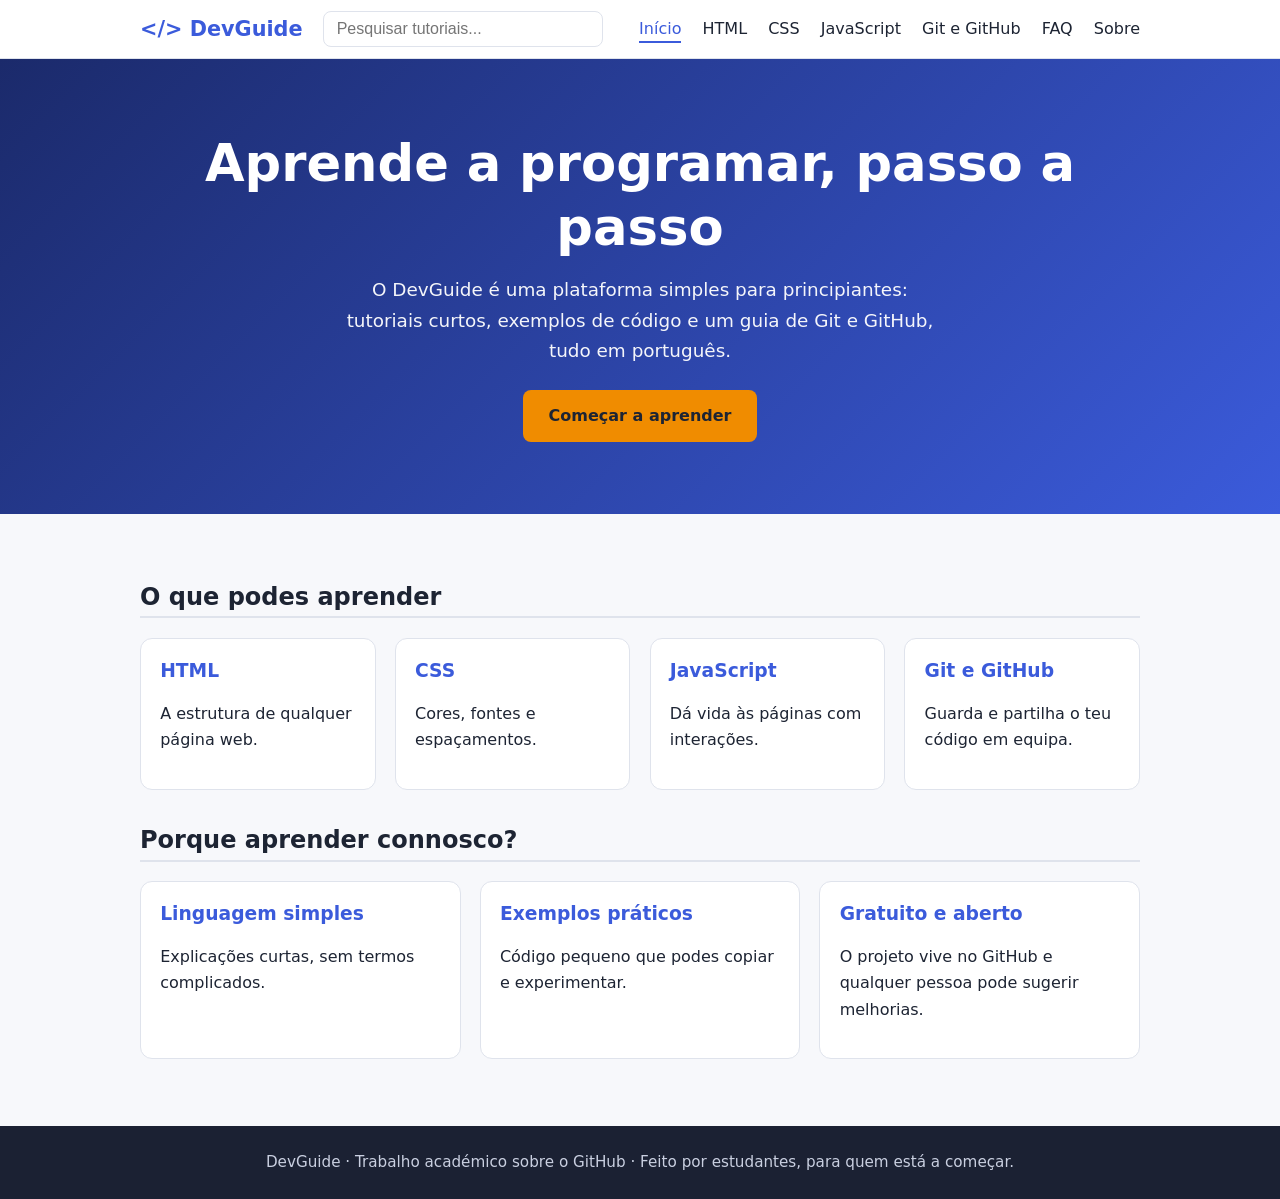
<file: index.html>
<!DOCTYPE html>
<html lang="pt-PT">
<head>
<meta charset="UTF-8">
<meta name="viewport" content="width=device-width, initial-scale=1">
<meta name="description" content="DevGuide: aprende a programar passo a passo.">
<title>Início | DevGuide</title>
<link rel="stylesheet" href="style.css">
</head>
<body>
<header class="site-header"><div class="container nav">
<a class="logo" href="index.html">&lt;/&gt; DevGuide</a>
<div class="search"><input id="search" type="search" placeholder="Pesquisar tutoriais..." aria-label="Pesquisar tutoriais"><ul id="results"></ul></div>
<button id="menu-btn" aria-label="Abrir menu" aria-expanded="false">☰</button>
<nav id="menu" aria-label="Navegação principal">
<a href="index.html" class="active" aria-current="page">Início</a>
<a href="html.html">HTML</a>
<a href="css.html">CSS</a>
<a href="javascript.html">JavaScript</a>
<a href="github.html">Git e GitHub</a>
<a href="faq.html">FAQ</a>
<a href="about.html">Sobre</a>
</nav></div></header>
<section class="hero"><div class="container">
<h1>Aprende a programar, passo a passo</h1>
<p>O DevGuide é uma plataforma simples para principiantes: tutoriais curtos, exemplos de código e um guia de Git e GitHub, tudo em português.</p>
<a class="btn" href="html.html">Começar a aprender</a>
</div></section>
<main class="container">
<h2>O que podes aprender</h2>
<div class="grid">
<a class="card" href="html.html"><h3>HTML</h3><p>A estrutura de qualquer página web.</p></a>
<a class="card" href="css.html"><h3>CSS</h3><p>Cores, fontes e espaçamentos.</p></a>
<a class="card" href="javascript.html"><h3>JavaScript</h3><p>Dá vida às páginas com interações.</p></a>
<a class="card" href="github.html"><h3>Git e GitHub</h3><p>Guarda e partilha o teu código em equipa.</p></a>
</div>
<h2>Porque aprender connosco?</h2>
<div class="grid">
<div class="card"><h3>Linguagem simples</h3><p>Explicações curtas, sem termos complicados.</p></div>
<div class="card"><h3>Exemplos práticos</h3><p>Código pequeno que podes copiar e experimentar.</p></div>
<div class="card"><h3>Gratuito e aberto</h3><p>O projeto vive no GitHub e qualquer pessoa pode sugerir melhorias.</p></div>
</div>
</main>
<footer><div class="container">DevGuide · Trabalho académico sobre o GitHub · Feito por estudantes, para quem está a começar.</div></footer>
<script src="script.js"></script>
</body>
</html>
</file>
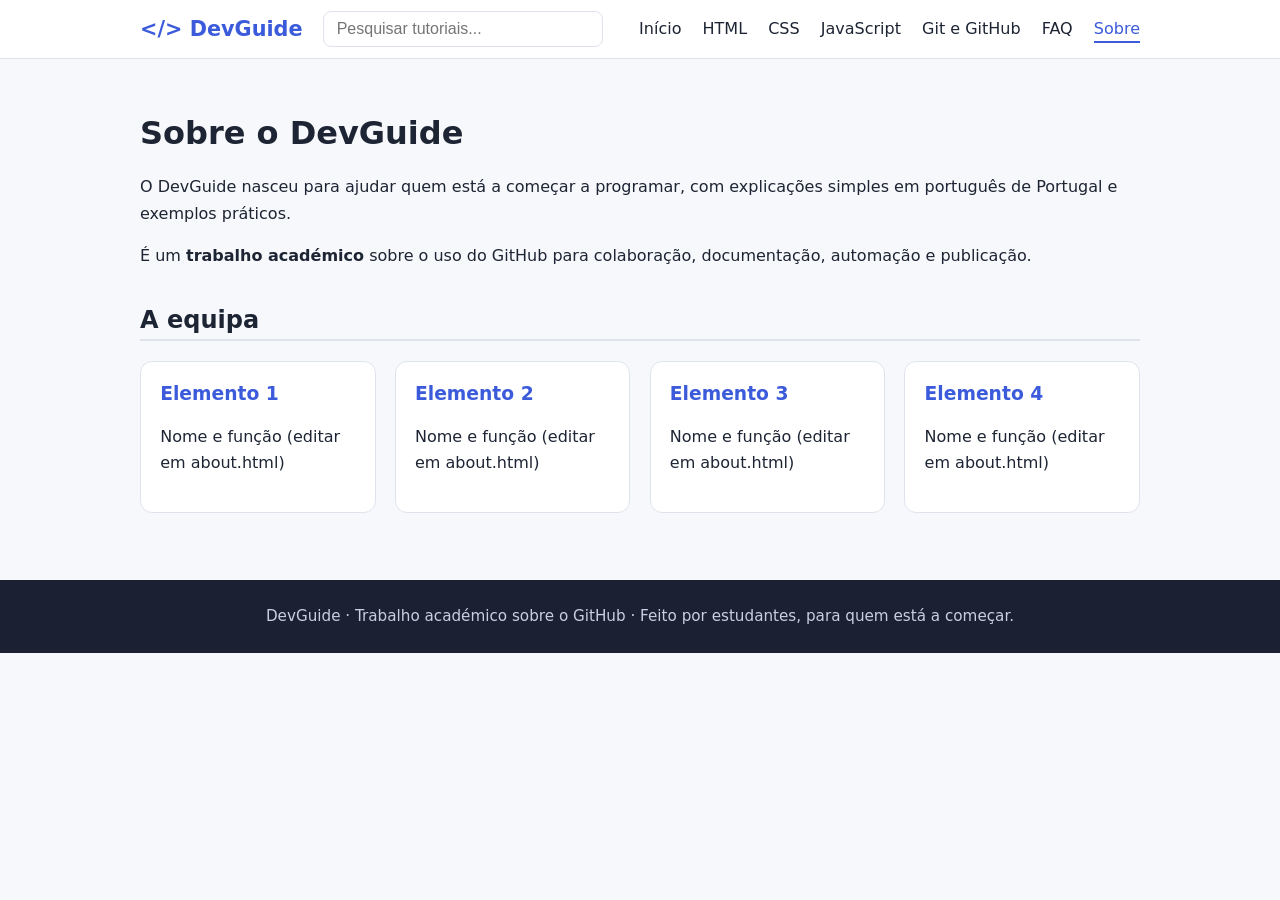
<file: about.html>
<!DOCTYPE html>
<html lang="pt-PT">
<head>
<meta charset="UTF-8">
<meta name="viewport" content="width=device-width, initial-scale=1">
<meta name="description" content="DevGuide: aprende a programar passo a passo.">
<title>Sobre | DevGuide</title>
<link rel="stylesheet" href="style.css">
</head>
<body>
<header class="site-header"><div class="container nav">
<a class="logo" href="index.html">&lt;/&gt; DevGuide</a>
<div class="search"><input id="search" type="search" placeholder="Pesquisar tutoriais..." aria-label="Pesquisar tutoriais"><ul id="results"></ul></div>
<button id="menu-btn" aria-label="Abrir menu" aria-expanded="false">☰</button>
<nav id="menu" aria-label="Navegação principal">
<a href="index.html">Início</a>
<a href="html.html">HTML</a>
<a href="css.html">CSS</a>
<a href="javascript.html">JavaScript</a>
<a href="github.html">Git e GitHub</a>
<a href="faq.html">FAQ</a>
<a href="about.html" class="active" aria-current="page">Sobre</a>
</nav></div></header>
<main class="container">
<h1>Sobre o DevGuide</h1>
<p>O DevGuide nasceu para ajudar quem está a começar a programar, com explicações simples em português de Portugal e exemplos práticos.</p>
<p>É um <strong>trabalho académico</strong> sobre o uso do GitHub para colaboração, documentação, automação e publicação.</p>
<h2>A equipa</h2>
<div class="grid">
<div class="card"><h3>Elemento 1</h3><p>Nome e função (editar em about.html)</p></div>
<div class="card"><h3>Elemento 2</h3><p>Nome e função (editar em about.html)</p></div>
<div class="card"><h3>Elemento 3</h3><p>Nome e função (editar em about.html)</p></div>
<div class="card"><h3>Elemento 4</h3><p>Nome e função (editar em about.html)</p></div>
</div>
</main>
<footer><div class="container">DevGuide · Trabalho académico sobre o GitHub · Feito por estudantes, para quem está a começar.</div></footer>
<script src="script.js"></script>
</body>
</html>
</file>
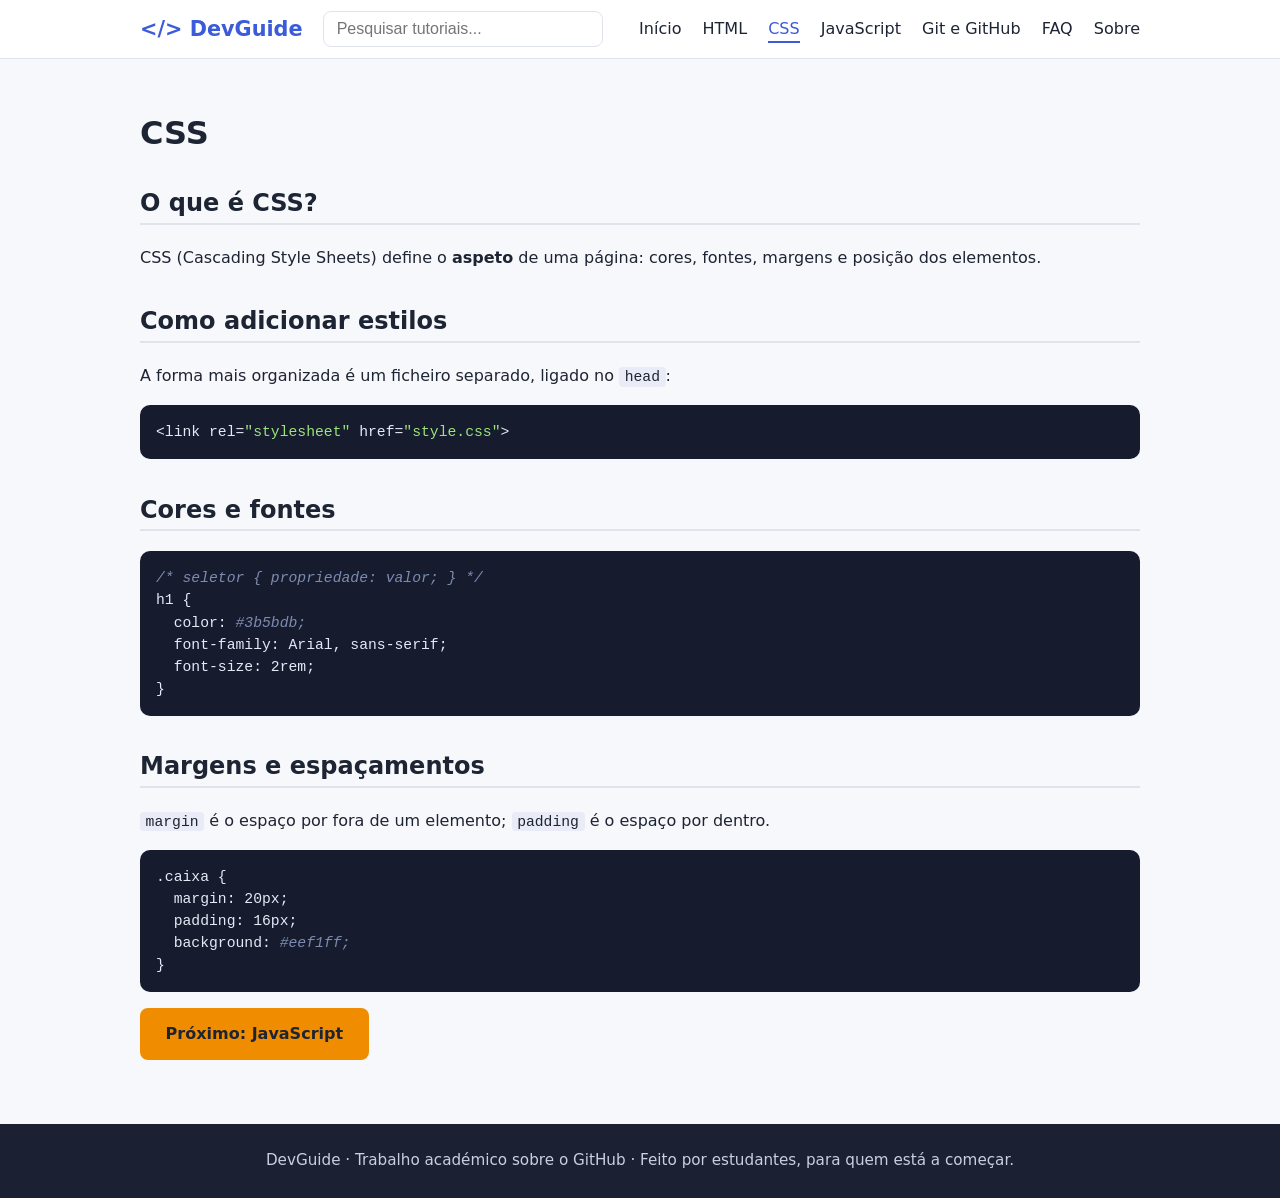
<file: css.html>
<!DOCTYPE html>
<html lang="pt-PT">
<head>
<meta charset="UTF-8">
<meta name="viewport" content="width=device-width, initial-scale=1">
<meta name="description" content="DevGuide: aprende a programar passo a passo.">
<title>CSS | DevGuide</title>
<link rel="stylesheet" href="style.css">
</head>
<body>
<header class="site-header"><div class="container nav">
<a class="logo" href="index.html">&lt;/&gt; DevGuide</a>
<div class="search"><input id="search" type="search" placeholder="Pesquisar tutoriais..." aria-label="Pesquisar tutoriais"><ul id="results"></ul></div>
<button id="menu-btn" aria-label="Abrir menu" aria-expanded="false">☰</button>
<nav id="menu" aria-label="Navegação principal">
<a href="index.html">Início</a>
<a href="html.html">HTML</a>
<a href="css.html" class="active" aria-current="page">CSS</a>
<a href="javascript.html">JavaScript</a>
<a href="github.html">Git e GitHub</a>
<a href="faq.html">FAQ</a>
<a href="about.html">Sobre</a>
</nav></div></header>
<main class="container">
<h1>CSS</h1>
<h2>O que é CSS?</h2>
<p>CSS (Cascading Style Sheets) define o <strong>aspeto</strong> de uma página: cores, fontes, margens e posição dos elementos.</p>
<h2>Como adicionar estilos</h2>
<p>A forma mais organizada é um ficheiro separado, ligado no <code>head</code>:</p>
<pre><code>&lt;link rel="stylesheet" href="style.css"&gt;</code></pre>
<h2>Cores e fontes</h2>
<pre><code>/* seletor { propriedade: valor; } */
h1 {
  color: #3b5bdb;
  font-family: Arial, sans-serif;
  font-size: 2rem;
}</code></pre>
<h2>Margens e espaçamentos</h2>
<p><code>margin</code> é o espaço por fora de um elemento; <code>padding</code> é o espaço por dentro.</p>
<pre><code>.caixa {
  margin: 20px;
  padding: 16px;
  background: #eef1ff;
}</code></pre>
<p><a class="btn" href="javascript.html">Próximo: JavaScript</a></p>
</main>
<footer><div class="container">DevGuide · Trabalho académico sobre o GitHub · Feito por estudantes, para quem está a começar.</div></footer>
<script src="script.js"></script>
</body>
</html>
</file>
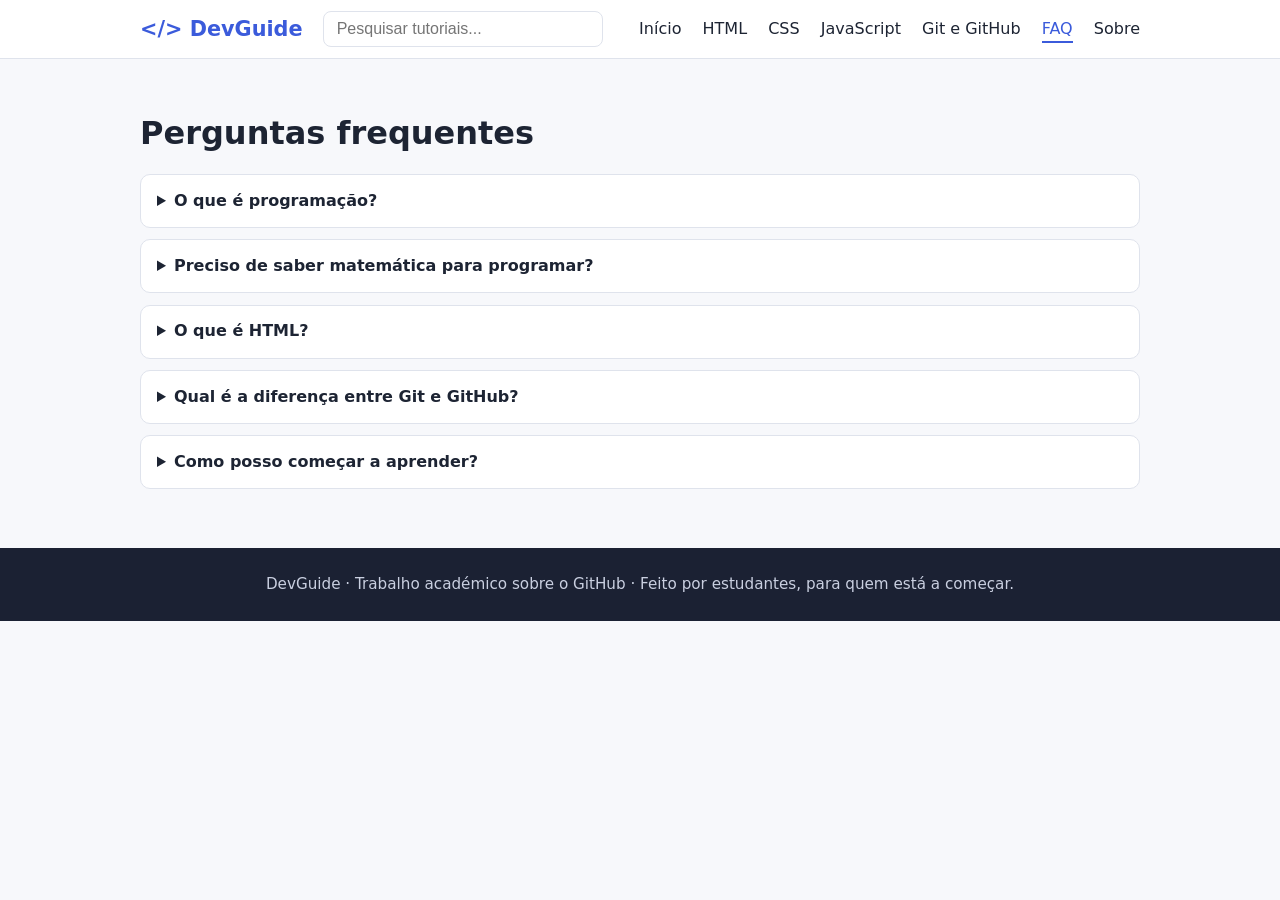
<file: faq.html>
<!DOCTYPE html>
<html lang="pt-PT">
<head>
<meta charset="UTF-8">
<meta name="viewport" content="width=device-width, initial-scale=1">
<meta name="description" content="DevGuide: aprende a programar passo a passo.">
<title>Perguntas frequentes | DevGuide</title>
<link rel="stylesheet" href="style.css">
</head>
<body>
<header class="site-header"><div class="container nav">
<a class="logo" href="index.html">&lt;/&gt; DevGuide</a>
<div class="search"><input id="search" type="search" placeholder="Pesquisar tutoriais..." aria-label="Pesquisar tutoriais"><ul id="results"></ul></div>
<button id="menu-btn" aria-label="Abrir menu" aria-expanded="false">☰</button>
<nav id="menu" aria-label="Navegação principal">
<a href="index.html">Início</a>
<a href="html.html">HTML</a>
<a href="css.html">CSS</a>
<a href="javascript.html">JavaScript</a>
<a href="github.html">Git e GitHub</a>
<a href="faq.html" class="active" aria-current="page">FAQ</a>
<a href="about.html">Sobre</a>
</nav></div></header>
<main class="container">
<h1>Perguntas frequentes</h1>
<details><summary>O que é programação?</summary><p>É escrever instruções para o computador executar. Um programa é uma lista de passos que resolve um problema.</p></details>
<details><summary>Preciso de saber matemática para programar?</summary><p>Para começar, só precisas da matemática básica. Só áreas específicas, como jogos 3D ou ciência de dados, pedem mais.</p></details>
<details><summary>O que é HTML?</summary><p>É a linguagem que define a estrutura de uma página web. Vê a <a href="html.html">página de HTML</a>.</p></details>
<details><summary>Qual é a diferença entre Git e GitHub?</summary><p>Git é a ferramenta que guarda o histórico do código. GitHub é o site onde se partilham repositórios Git. Vê o <a href="github.html">guia</a>.</p></details>
<details><summary>Como posso começar a aprender?</summary><p>Segue a ordem: <a href="html.html">HTML</a>, <a href="css.html">CSS</a> e <a href="javascript.html">JavaScript</a>. Pratica com pequenos projetos e não tenhas medo de errar.</p></details>
</main>
<footer><div class="container">DevGuide · Trabalho académico sobre o GitHub · Feito por estudantes, para quem está a começar.</div></footer>
<script src="script.js"></script>
</body>
</html>
</file>
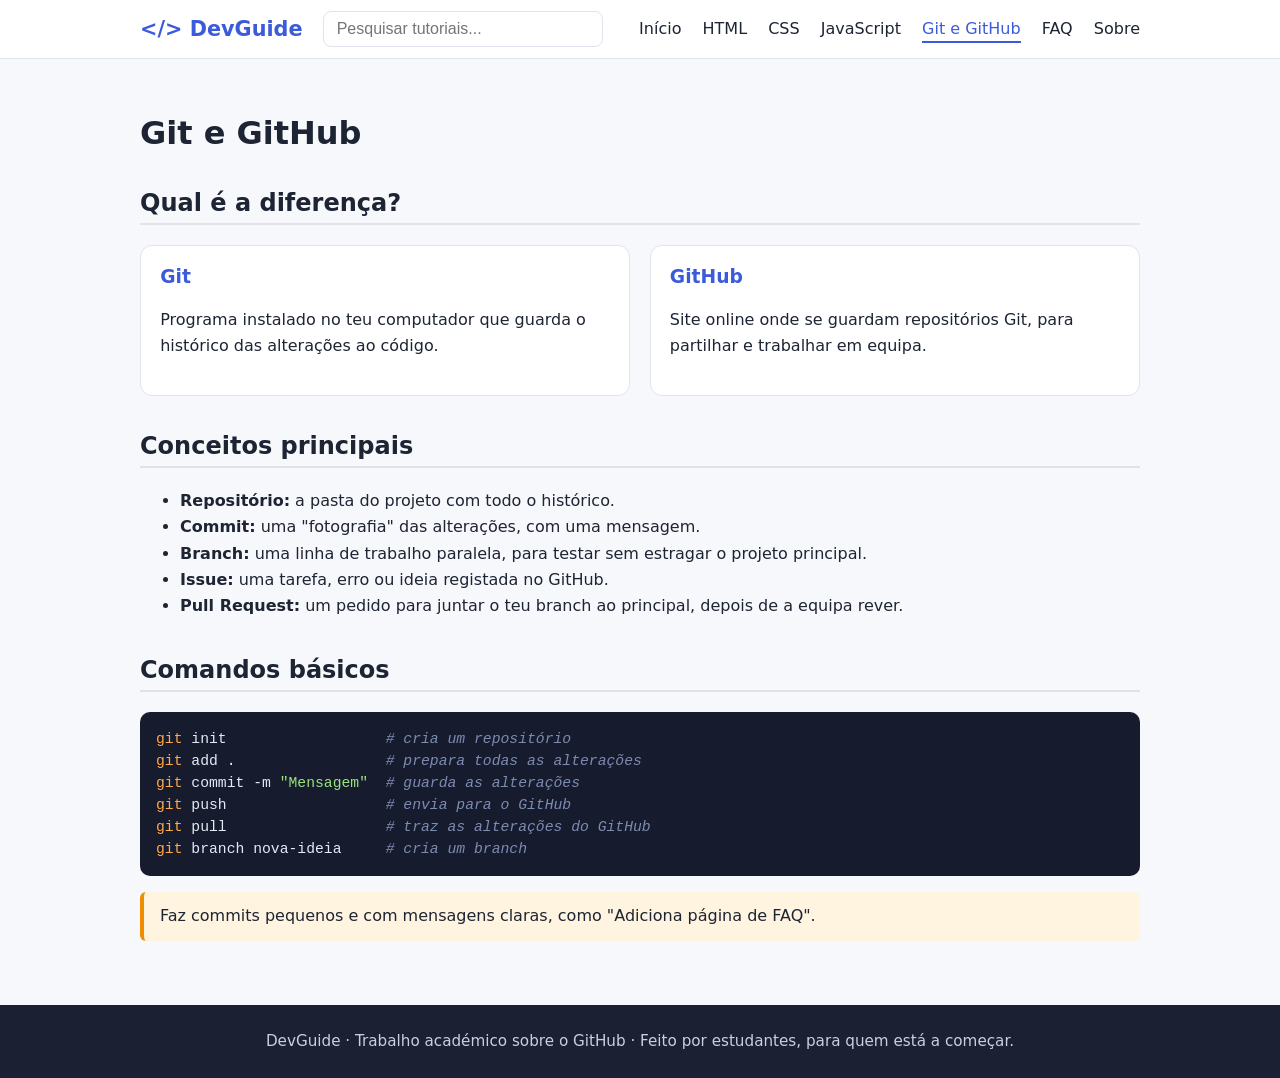
<file: github.html>
<!DOCTYPE html>
<html lang="pt-PT">
<head>
<meta charset="UTF-8">
<meta name="viewport" content="width=device-width, initial-scale=1">
<meta name="description" content="DevGuide: aprende a programar passo a passo.">
<title>Git e GitHub | DevGuide</title>
<link rel="stylesheet" href="style.css">
</head>
<body>
<header class="site-header"><div class="container nav">
<a class="logo" href="index.html">&lt;/&gt; DevGuide</a>
<div class="search"><input id="search" type="search" placeholder="Pesquisar tutoriais..." aria-label="Pesquisar tutoriais"><ul id="results"></ul></div>
<button id="menu-btn" aria-label="Abrir menu" aria-expanded="false">☰</button>
<nav id="menu" aria-label="Navegação principal">
<a href="index.html">Início</a>
<a href="html.html">HTML</a>
<a href="css.html">CSS</a>
<a href="javascript.html">JavaScript</a>
<a href="github.html" class="active" aria-current="page">Git e GitHub</a>
<a href="faq.html">FAQ</a>
<a href="about.html">Sobre</a>
</nav></div></header>
<main class="container">
<h1>Git e GitHub</h1>
<h2>Qual é a diferença?</h2>
<div class="grid">
<div class="card"><h3>Git</h3><p>Programa instalado no teu computador que guarda o histórico das alterações ao código.</p></div>
<div class="card"><h3>GitHub</h3><p>Site online onde se guardam repositórios Git, para partilhar e trabalhar em equipa.</p></div>
</div>
<h2>Conceitos principais</h2>
<ul>
<li><strong>Repositório:</strong> a pasta do projeto com todo o histórico.</li>
<li><strong>Commit:</strong> uma "fotografia" das alterações, com uma mensagem.</li>
<li><strong>Branch:</strong> uma linha de trabalho paralela, para testar sem estragar o projeto principal.</li>
<li><strong>Issue:</strong> uma tarefa, erro ou ideia registada no GitHub.</li>
<li><strong>Pull Request:</strong> um pedido para juntar o teu branch ao principal, depois de a equipa rever.</li>
</ul>
<h2>Comandos básicos</h2>
<pre><code>git init                  # cria um repositório
git add .                 # prepara todas as alterações
git commit -m "Mensagem"  # guarda as alterações
git push                  # envia para o GitHub
git pull                  # traz as alterações do GitHub
git branch nova-ideia     # cria um branch</code></pre>
<p class="note">Faz commits pequenos e com mensagens claras, como "Adiciona página de FAQ".</p>
</main>
<footer><div class="container">DevGuide · Trabalho académico sobre o GitHub · Feito por estudantes, para quem está a começar.</div></footer>
<script src="script.js"></script>
</body>
</html>
</file>
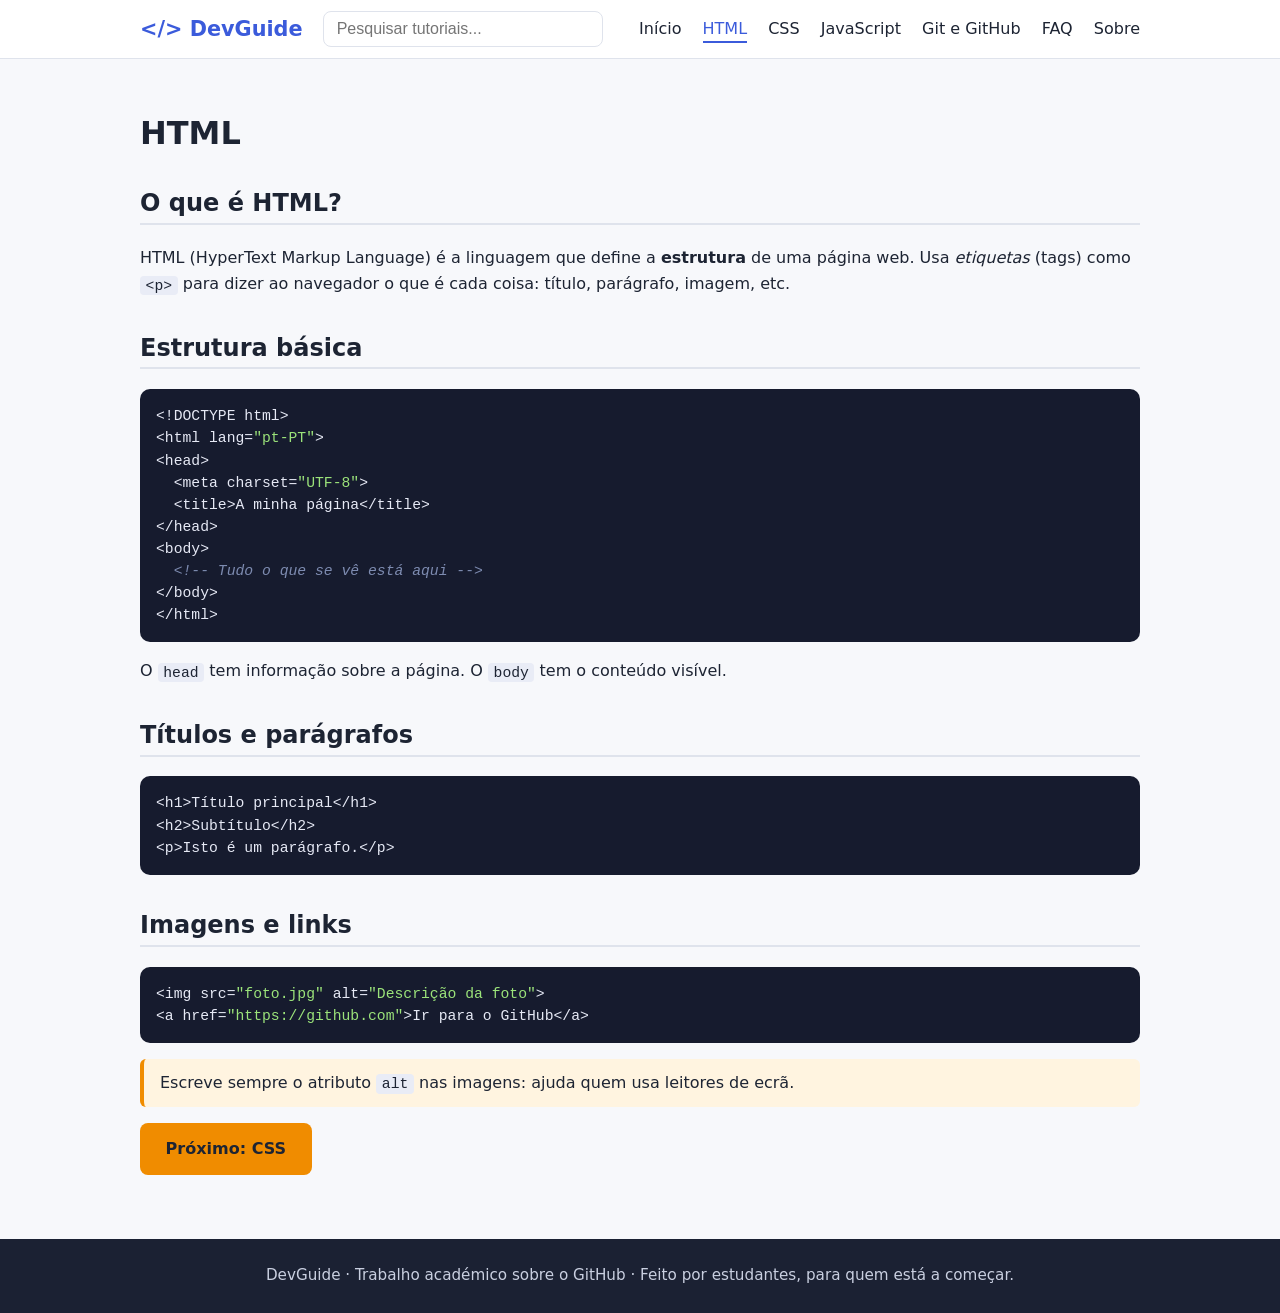
<file: html.html>
<!DOCTYPE html>
<html lang="pt-PT">
<head>
<meta charset="UTF-8">
<meta name="viewport" content="width=device-width, initial-scale=1">
<meta name="description" content="DevGuide: aprende a programar passo a passo.">
<title>HTML | DevGuide</title>
<link rel="stylesheet" href="style.css">
</head>
<body>
<header class="site-header"><div class="container nav">
<a class="logo" href="index.html">&lt;/&gt; DevGuide</a>
<div class="search"><input id="search" type="search" placeholder="Pesquisar tutoriais..." aria-label="Pesquisar tutoriais"><ul id="results"></ul></div>
<button id="menu-btn" aria-label="Abrir menu" aria-expanded="false">☰</button>
<nav id="menu" aria-label="Navegação principal">
<a href="index.html">Início</a>
<a href="html.html" class="active" aria-current="page">HTML</a>
<a href="css.html">CSS</a>
<a href="javascript.html">JavaScript</a>
<a href="github.html">Git e GitHub</a>
<a href="faq.html">FAQ</a>
<a href="about.html">Sobre</a>
</nav></div></header>
<main class="container">
<h1>HTML</h1>
<h2>O que é HTML?</h2>
<p>HTML (HyperText Markup Language) é a linguagem que define a <strong>estrutura</strong> de uma página web. Usa <em>etiquetas</em> (tags) como <code>&lt;p&gt;</code> para dizer ao navegador o que é cada coisa: título, parágrafo, imagem, etc.</p>
<h2>Estrutura básica</h2>
<pre><code>&lt;!DOCTYPE html&gt;
&lt;html lang="pt-PT"&gt;
&lt;head&gt;
  &lt;meta charset="UTF-8"&gt;
  &lt;title&gt;A minha página&lt;/title&gt;
&lt;/head&gt;
&lt;body&gt;
  &lt;!-- Tudo o que se vê está aqui --&gt;
&lt;/body&gt;
&lt;/html&gt;</code></pre>
<p>O <code>head</code> tem informação sobre a página. O <code>body</code> tem o conteúdo visível.</p>
<h2>Títulos e parágrafos</h2>
<pre><code>&lt;h1&gt;Título principal&lt;/h1&gt;
&lt;h2&gt;Subtítulo&lt;/h2&gt;
&lt;p&gt;Isto é um parágrafo.&lt;/p&gt;</code></pre>
<h2>Imagens e links</h2>
<pre><code>&lt;img src="foto.jpg" alt="Descrição da foto"&gt;
&lt;a href="https://github.com"&gt;Ir para o GitHub&lt;/a&gt;</code></pre>
<p class="note">Escreve sempre o atributo <code>alt</code> nas imagens: ajuda quem usa leitores de ecrã.</p>
<p><a class="btn" href="css.html">Próximo: CSS</a></p>
</main>
<footer><div class="container">DevGuide · Trabalho académico sobre o GitHub · Feito por estudantes, para quem está a começar.</div></footer>
<script src="script.js"></script>
</body>
</html>
</file>
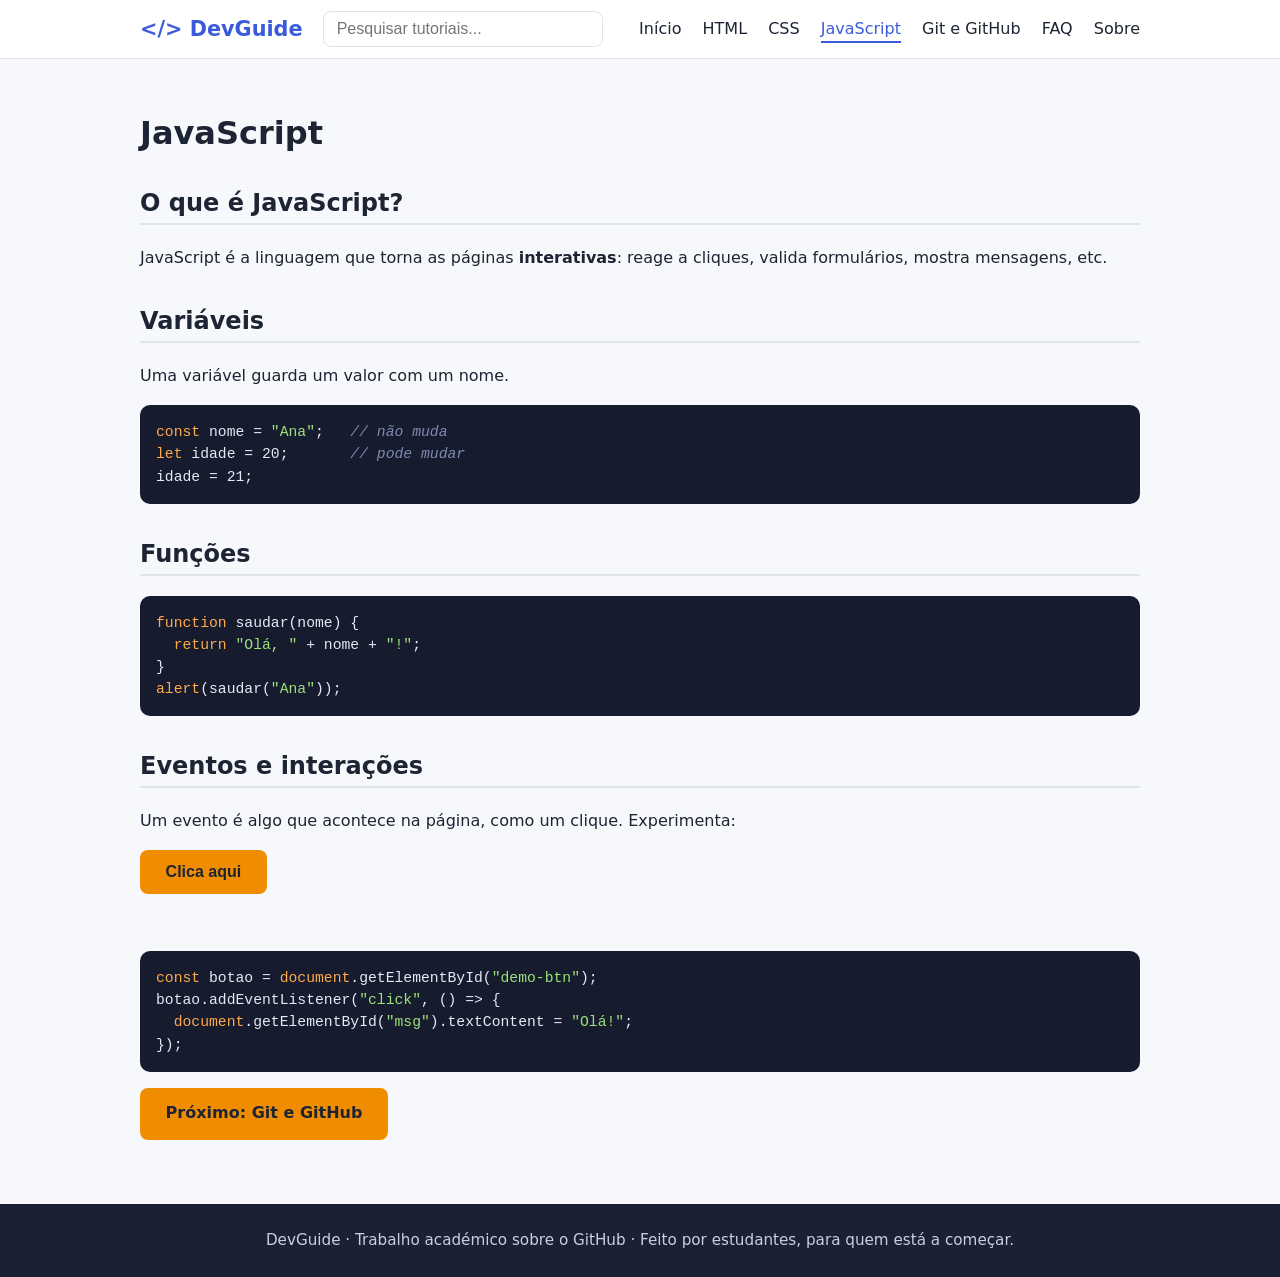
<file: javascript.html>
<!DOCTYPE html>
<html lang="pt-PT">
<head>
<meta charset="UTF-8">
<meta name="viewport" content="width=device-width, initial-scale=1">
<meta name="description" content="DevGuide: aprende a programar passo a passo.">
<title>JavaScript | DevGuide</title>
<link rel="stylesheet" href="style.css">
</head>
<body>
<header class="site-header"><div class="container nav">
<a class="logo" href="index.html">&lt;/&gt; DevGuide</a>
<div class="search"><input id="search" type="search" placeholder="Pesquisar tutoriais..." aria-label="Pesquisar tutoriais"><ul id="results"></ul></div>
<button id="menu-btn" aria-label="Abrir menu" aria-expanded="false">☰</button>
<nav id="menu" aria-label="Navegação principal">
<a href="index.html">Início</a>
<a href="html.html">HTML</a>
<a href="css.html">CSS</a>
<a href="javascript.html" class="active" aria-current="page">JavaScript</a>
<a href="github.html">Git e GitHub</a>
<a href="faq.html">FAQ</a>
<a href="about.html">Sobre</a>
</nav></div></header>
<main class="container">
<h1>JavaScript</h1>
<h2>O que é JavaScript?</h2>
<p>JavaScript é a linguagem que torna as páginas <strong>interativas</strong>: reage a cliques, valida formulários, mostra mensagens, etc.</p>
<h2>Variáveis</h2>
<p>Uma variável guarda um valor com um nome.</p>
<pre><code>const nome = "Ana";   // não muda
let idade = 20;       // pode mudar
idade = 21;</code></pre>
<h2>Funções</h2>
<pre><code>function saudar(nome) {
  return "Olá, " + nome + "!";
}
alert(saudar("Ana"));</code></pre>
<h2>Eventos e interações</h2>
<p>Um evento é algo que acontece na página, como um clique. Experimenta:</p>
<button class="btn" id="demo-btn">Clica aqui</button>
<p id="msg" style="color:#2b44a8"></p>
<pre><code>const botao = document.getElementById("demo-btn");
botao.addEventListener("click", () =&gt; {
  document.getElementById("msg").textContent = "Olá!";
});</code></pre>
<p><a class="btn" href="github.html">Próximo: Git e GitHub</a></p>
</main>
<footer><div class="container">DevGuide · Trabalho académico sobre o GitHub · Feito por estudantes, para quem está a começar.</div></footer>
<script src="script.js"></script>
</body>
</html>
</file>
<file: style.css>
/* DevGuide - estilos. Cores definidas como variáveis para fácil alteração. */
:root{--bg:#f7f8fb;--card:#fff;--text:#1d2433;--muted:#5a6479;--brand:#3b5bdb;--brand-dark:#2b44a8;--accent:#f08c00;--code:#161b2e;--line:#dfe3ec}
*{box-sizing:border-box}
html{scroll-behavior:smooth}
body{margin:0;font-family:system-ui,-apple-system,"Segoe UI",sans-serif;background:var(--bg);color:var(--text);line-height:1.65}
.container{width:min(1000px,92%);margin:0 auto}
a{color:var(--brand)}
:focus-visible{outline:3px solid var(--accent);outline-offset:2px}
/* Cabeçalho e menu */
.site-header{background:#fff;border-bottom:1px solid var(--line);position:sticky;top:0;z-index:10}
.nav{display:flex;align-items:center;justify-content:space-between;flex-wrap:wrap;gap:.5rem;padding:.7rem 0}
.logo{font-weight:800;font-size:1.3rem;color:var(--brand);text-decoration:none}
#menu a{margin-left:1rem;text-decoration:none;color:var(--text);font-weight:500;padding:.2rem 0;border-bottom:2px solid transparent;transition:.2s}
#menu a:hover,#menu a.active{color:var(--brand);border-color:var(--brand)}
#menu-btn{display:none;font-size:1.5rem;background:none;border:1px solid var(--line);border-radius:6px;cursor:pointer;padding:.1rem .6rem}
/* Pesquisa */
.search{position:relative;flex:1;min-width:200px;max-width:280px}
.search input{width:100%;padding:.5rem .8rem;border:1px solid var(--line);border-radius:8px;font-size:1rem}
#results{position:absolute;left:0;right:0;top:110%;background:#fff;border:1px solid var(--line);border-radius:8px;list-style:none;margin:0;padding:0;display:none;box-shadow:0 8px 24px rgba(0,0,0,.1)}
#results li a{display:block;padding:.5rem .8rem;text-decoration:none;color:var(--text)}
#results li a:hover{background:var(--bg)}
#results .none{padding:.5rem .8rem;color:var(--muted)}
/* Hero */
.hero{background:linear-gradient(135deg,#1b2a6b,var(--brand));color:#fff;padding:4.5rem 0;text-align:center}
.hero h1{font-size:clamp(2rem,5vw,3.2rem);margin:0 0 1rem}
.hero p{max-width:600px;margin:0 auto 1.5rem;font-size:1.15rem;opacity:.95}
.btn{display:inline-block;background:var(--accent);color:#1d2433;font-weight:700;border:0;border-radius:8px;padding:.8rem 1.6rem;font-size:1rem;cursor:pointer;text-decoration:none;transition:transform .2s,background .2s}
.btn:hover{transform:translateY(-2px);background:#ffa62b}
/* Conteúdo */
main{padding:2rem 0 3rem}
h1,h2,h3{line-height:1.25}
h2{margin-top:2.2rem;border-bottom:2px solid var(--line);padding-bottom:.3rem}
.grid{display:grid;grid-template-columns:repeat(auto-fit,minmax(220px,1fr));gap:1.2rem;margin:1.2rem 0}
.card{background:var(--card);border:1px solid var(--line);border-radius:12px;padding:1.2rem;text-decoration:none;color:var(--text);transition:transform .2s,box-shadow .2s}
a.card:hover{transform:translateY(-3px);box-shadow:0 8px 20px rgba(0,0,0,.08)}
.card h3{margin-top:0;color:var(--brand)}
/* Código */
pre{background:var(--code);color:#e6e9f5;padding:1rem;border-radius:10px;overflow-x:auto;line-height:1.5}
code{font-family:Consolas,Menlo,monospace;font-size:.92rem}
p code,li code{background:#e9ecf6;padding:.1rem .35rem;border-radius:4px}
.c{color:#7d8bb0;font-style:italic}.s{color:#9be37a}.k{color:#ffa94d}
.note{background:#fff4e0;border-left:4px solid var(--accent);padding:.7rem 1rem;border-radius:6px}
#msg{margin-top:1rem;font-weight:600;color:#fff;min-height:1.6rem}
/* FAQ */
details{background:#fff;border:1px solid var(--line);border-radius:10px;padding:.8rem 1rem;margin:.7rem 0}
summary{cursor:pointer;font-weight:600}
details[open] summary{color:var(--brand)}
footer{background:#1b2133;color:#c9cfe0;text-align:center;padding:1.5rem 0;font-size:.95rem}
@media(max-width:700px){
#menu-btn{display:block}
#menu{display:none;width:100%;flex-direction:column}
#menu.open{display:flex}
#menu a{margin:0;padding:.6rem 0}
.search{max-width:none;order:3;width:100%}}
@media(prefers-reduced-motion:reduce){*{transition:none!important;scroll-behavior:auto!important}}
</file>
